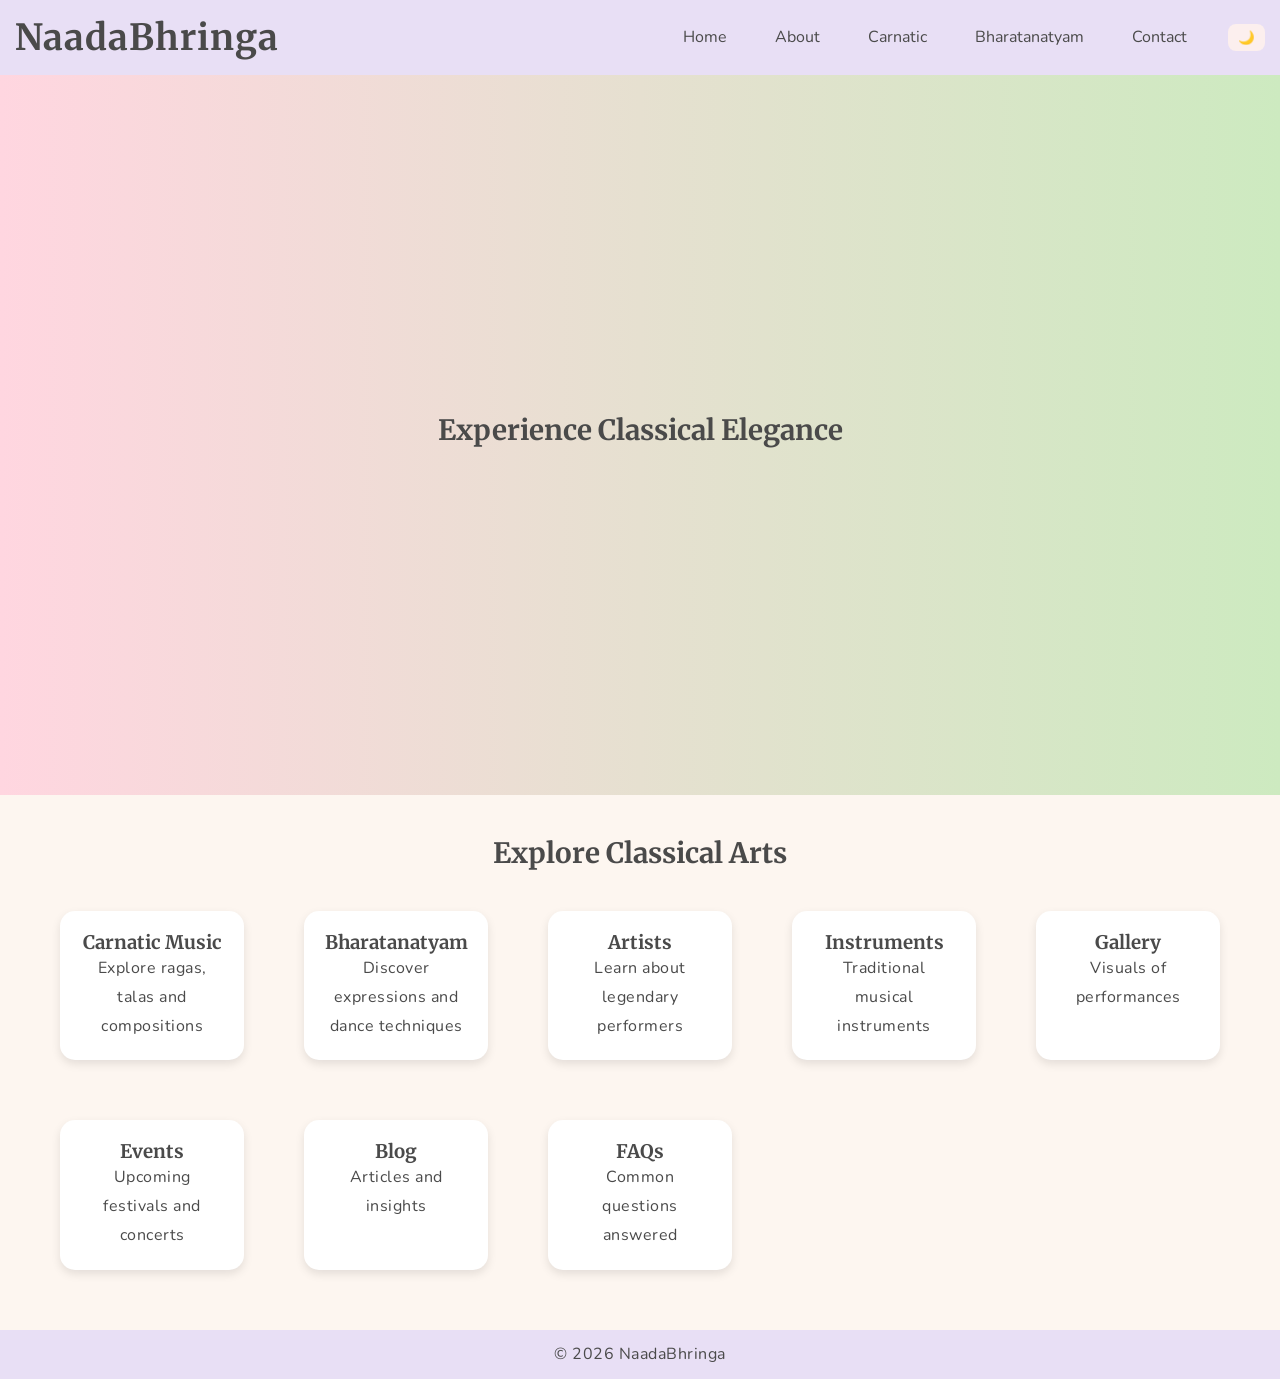
<file: index.html>
<!DOCTYPE html>
<html lang="en">
<head>
    <meta charset="UTF-8">
    <title>NaadaBhringa</title>
    <link href="https://fonts.googleapis.com/css2?family=Merriweather&family=Nunito&display=swap" rel="stylesheet">
    <link rel="stylesheet" href="mains.css">
</head>
<body>

<header>
    <h1>NaadaBhringa</h1>
    <nav>
        <a href="index.html">Home</a>
        <a href="about.html">About</a>
        <a href="carnatic.html">Carnatic</a>
        <a href="bharatanatyam.html">Bharatanatyam</a>
        <a href="contact.html">Contact</a>


        <button id="darkModeToggle">🌙</button>
    </nav>
</header>

<section class="hero">
    <h2>Experience Classical Elegance</h2>
</section>
<section class="explore">
    <h2>Explore Classical Arts</h2>

    <div class="grid">

        <div class="card" onclick="goToPage('carnatic.html')">
            <h3>Carnatic Music</h3>
            <p>Explore ragas, talas and compositions</p>
        </div>

        <div class="card" onclick="goToPage('bharatanatyam.html')">
            <h3>Bharatanatyam</h3>
            <p>Discover expressions and dance techniques</p>
        </div>

        <div class="card" onclick="goToPage('artists.html')">
            <h3>Artists</h3>
            <p>Learn about legendary performers</p>
        </div>

        <div class="card" onclick="goToPage('instruments.html')">
            <h3>Instruments</h3>
            <p>Traditional musical instruments</p>
        </div>

        <div class="card" onclick="goToPage('gallery.html')">
            <h3>Gallery</h3>
            <p>Visuals of performances</p>
        </div>

        <div class="card" onclick="goToPage('events.html')">
            <h3>Events</h3>
            <p>Upcoming festivals and concerts</p>
        </div>

        <div class="card" onclick="goToPage('blog.html')">
            <h3>Blog</h3>
            <p>Articles and insights</p>
        </div>

        <div class="card" onclick="goToPage('faq.html')">
            <h3>FAQs</h3>
            <p>Common questions answered</p>
        </div>

    </div>
</section>

<footer>
    <p>© 2026 NaadaBhringa</p>
</footer>

<script src="main.js"></script>
</body>
</html>
</file>
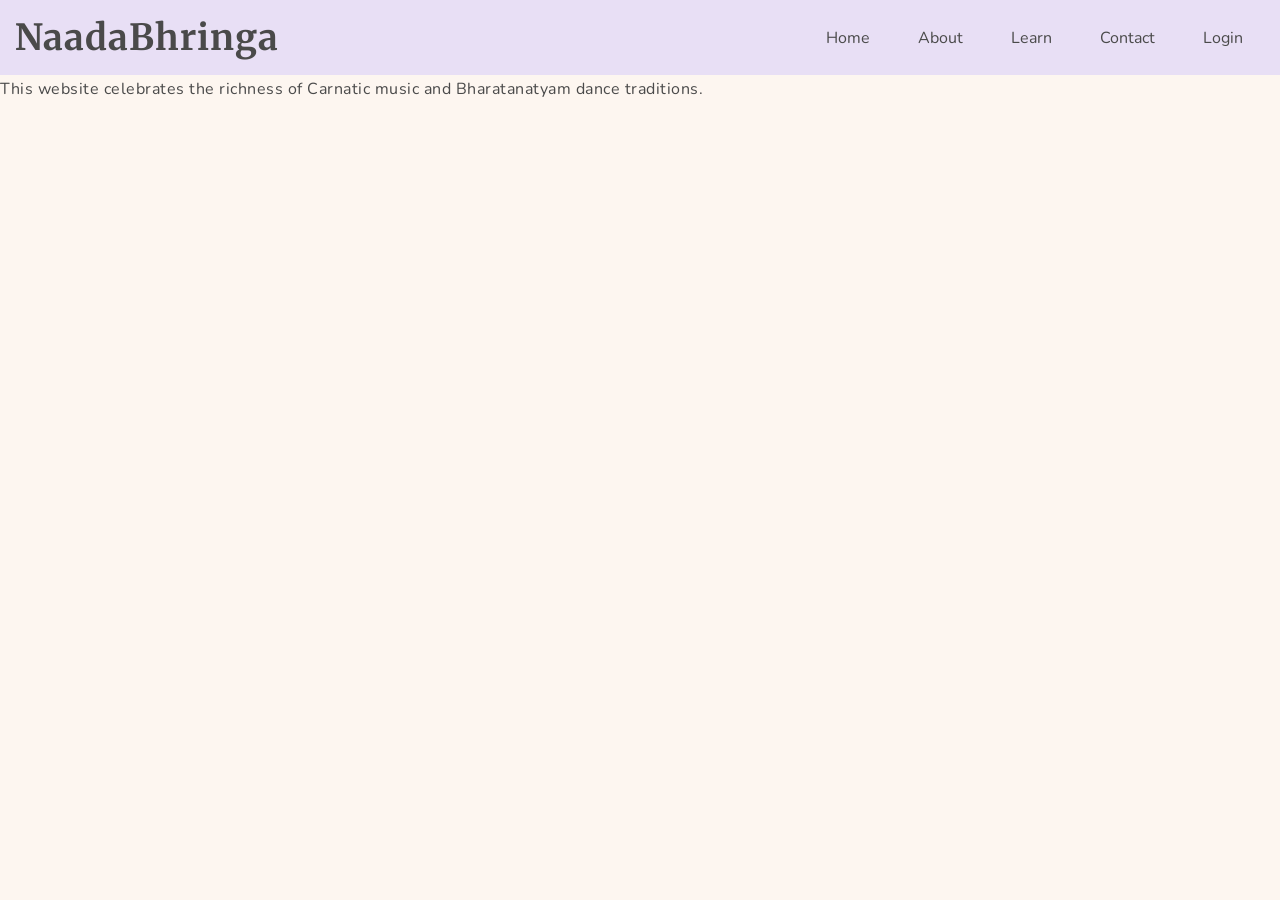
<file: about.html>
<!DOCTYPE html>
<html lang="en">
<head>
<meta charset="UTF-8">
<title>About</title>
<link href="https://fonts.googleapis.com/css2?family=Merriweather&family=Nunito&display=swap" rel="stylesheet">
<link rel="stylesheet" href="mains.css">
</head>
<body>
<header>
    <h1>NaadaBhringa</h1>
    <nav>
        <a href="index.html">Home</a>
        <a href="about.html">About</a>
        <a href="learn.html">Learn</a>
        <a href="contact.html">Contact</a>
        <a href="login.html">Login</a>
    </nav>
</header>
<section>
<p>This website celebrates the richness of Carnatic music and Bharatanatyam dance traditions.</p>
</section>
<script src="main.js"></script>
</body>
</html>
</file>
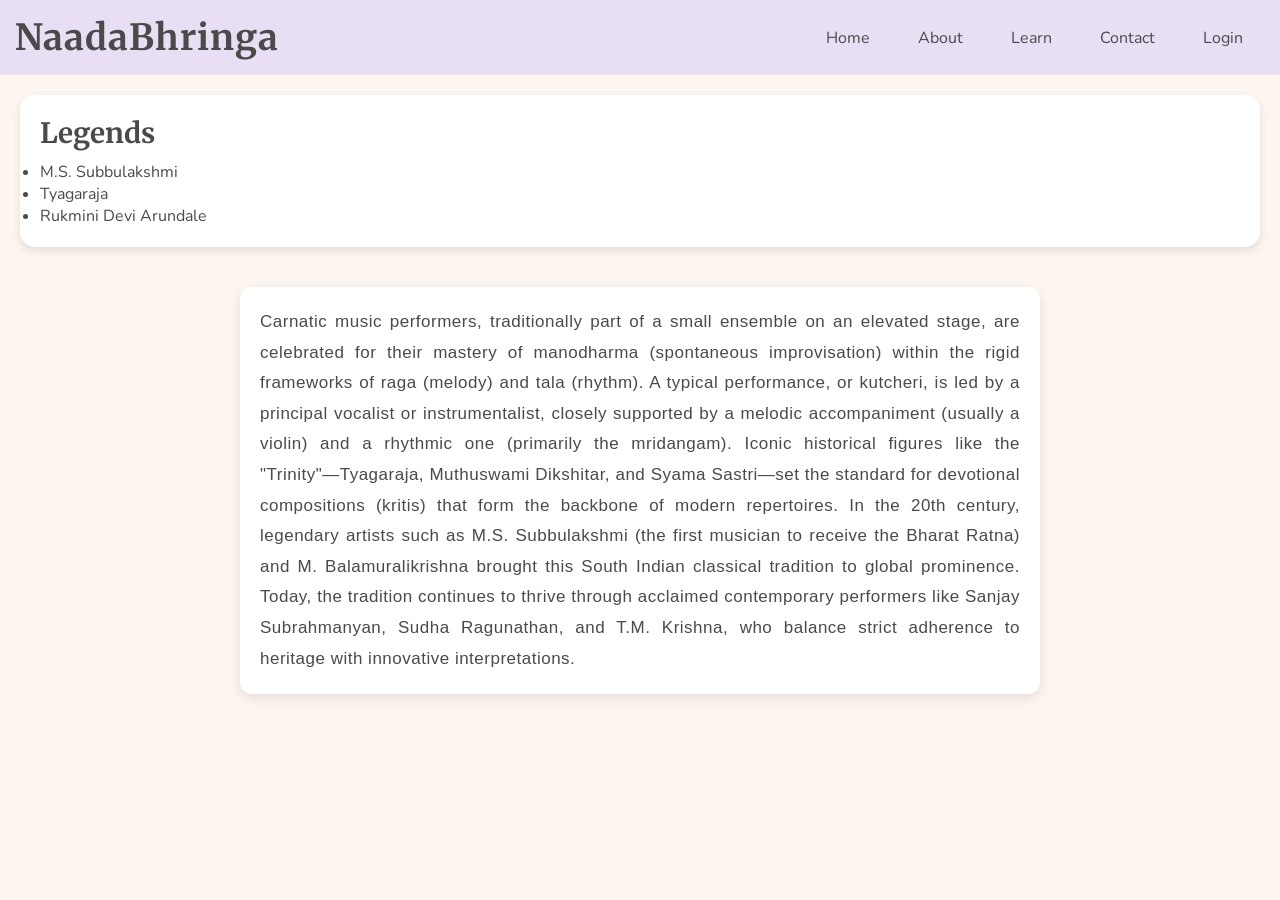
<file: artists.html>
<!DOCTYPE html>
<html>
<head>
<title>Artists</title>
<link href="https://fonts.googleapis.com/css2?family=Merriweather&family=Nunito&display=swap" rel="stylesheet">
<link rel="stylesheet" href="mains.css">
</head>
<body>
<header>
    <h1>NaadaBhringa</h1>
    <nav>
        <a href="index.html">Home</a>
        <a href="about.html">About</a>
        <a href="learn.html">Learn</a>
        <a href="contact.html">Contact</a>
        <a href="login.html">Login</a>
    </nav>
</header>
<section class="card">
<h2>Legends</h2>
<ul>
<li>M.S. Subbulakshmi</li>
<li>Tyagaraja</li>
<li>Rukmini Devi Arundale</li>
</ul>
</section>
<section class="artists-text">
<p>Carnatic music performers, traditionally part of a small ensemble on an elevated stage, are celebrated for their mastery of manodharma (spontaneous improvisation) within the rigid frameworks of raga (melody) and tala (rhythm). A typical performance, or kutcheri, is led by a principal vocalist or instrumentalist, closely supported by a melodic accompaniment (usually a violin) and a rhythmic one (primarily the mridangam). Iconic historical figures like the "Trinity"—Tyagaraja, Muthuswami Dikshitar, and Syama Sastri—set the standard for devotional compositions (kritis) that form the backbone of modern repertoires. In the 20th century, legendary artists such as M.S. Subbulakshmi (the first musician to receive the Bharat Ratna) and M. Balamuralikrishna brought this South Indian classical tradition to global prominence. Today, the tradition continues to thrive through acclaimed contemporary performers like Sanjay Subrahmanyan, Sudha Ragunathan, and T.M. Krishna, who balance strict adherence to heritage with innovative interpretations. </p>
</section>
<script src="main.js"></script>
</body>
</html>
</file>
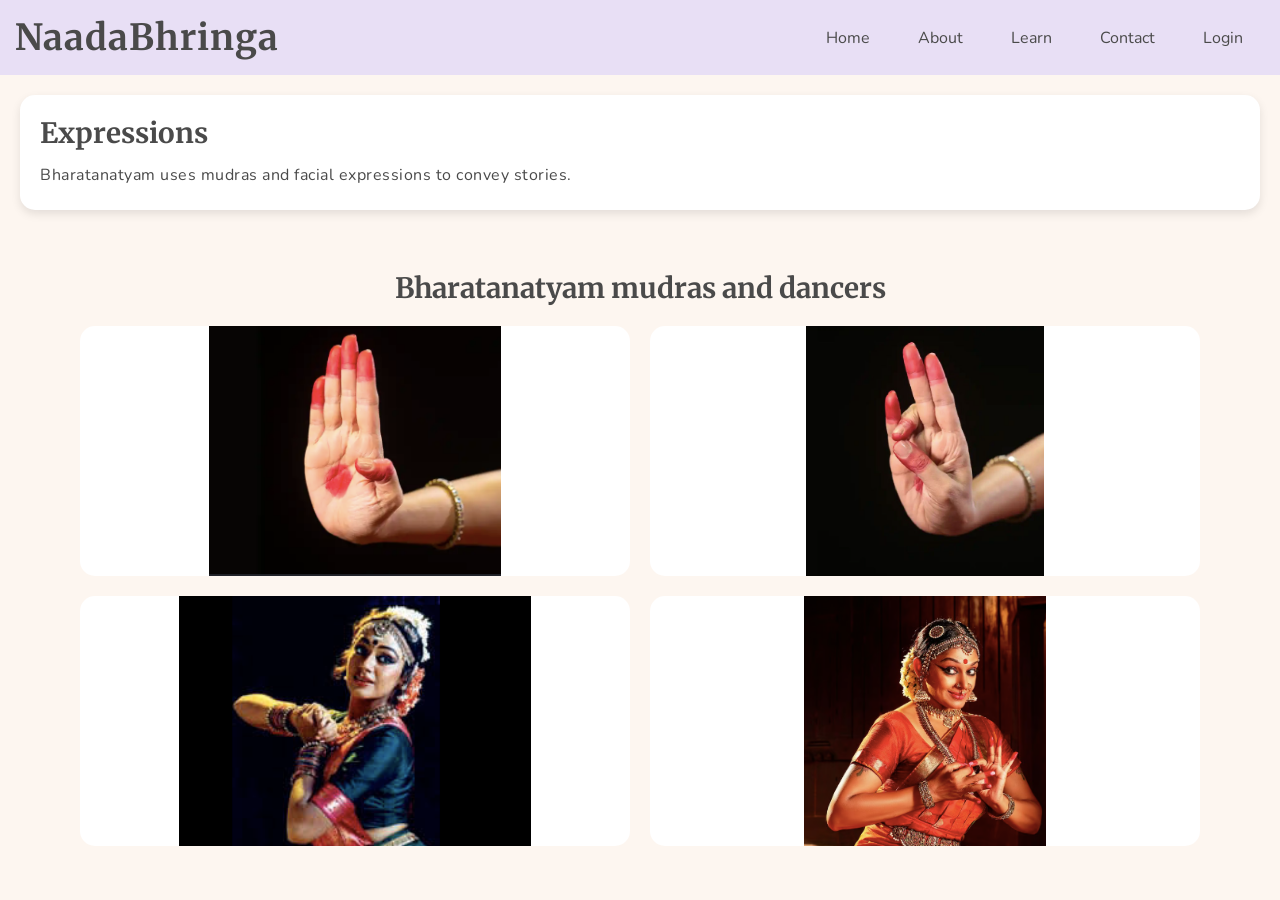
<file: bharatanatyam.html>
<!DOCTYPE html>
<html>
<head>
<title>Bharatanatyam</title>
<link href="https://fonts.googleapis.com/css2?family=Merriweather&family=Nunito&display=swap" rel="stylesheet">
<link rel="stylesheet" href="mains.css">
</head>
<body>
<header>
    <h1>NaadaBhringa</h1>
    <nav>
        <a href="index.html">Home</a>
        <a href="about.html">About</a>
        <a href="learn.html">Learn</a>
        <a href="contact.html">Contact</a>
        <a href="login.html">Login</a>
    </nav>
</header>
<section class="card">
<h2>Expressions</h2>
<p>Bharatanatyam uses mudras and facial expressions to convey stories.</p>
</section>
<section class="gallery-section">
    <h2>Bharatanatyam mudras and dancers</h2>

    <div class="image-grid">
        <img src="b1.png" alt=" pic1">
        <img src="b2.png" alt=" pic2">
        <img src="b3.png" alt=" pic3">
        <img src="b4.png" alt=" pic4">
    </div>
</section>
<script src="main.js"></script>
</body>
</html>
</file>
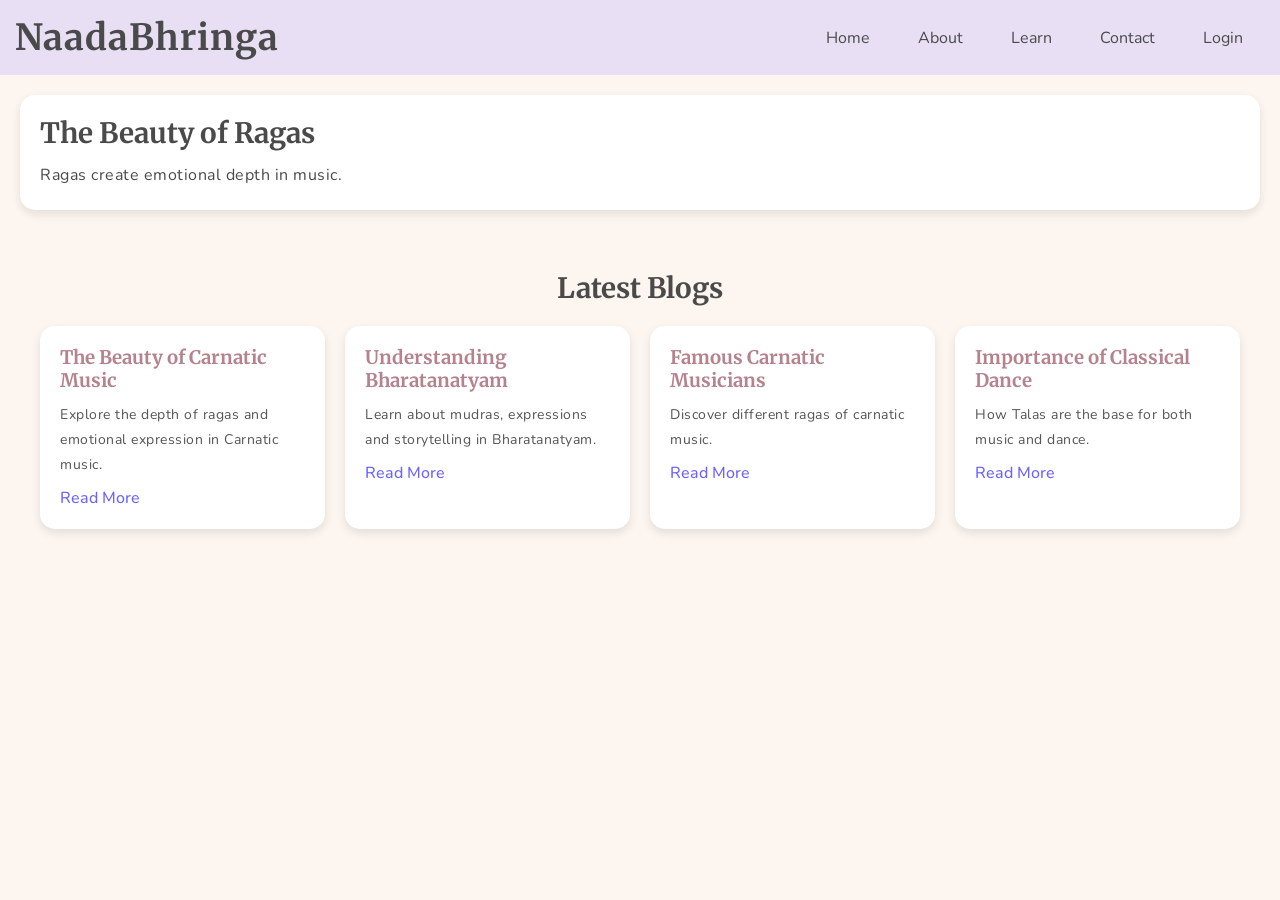
<file: blog.html>
<!DOCTYPE html>
<html>
<head>
<title>Blog</title>
<link href="https://fonts.googleapis.com/css2?family=Merriweather&family=Nunito&display=swap" rel="stylesheet">
<link rel="stylesheet" href="mains.css">
</head>
<body>
<header>
    <h1>NaadaBhringa</h1>
    <nav>
        <a href="index.html">Home</a>
        <a href="about.html">About</a>
        <a href="learn.html">Learn</a>
        <a href="contact.html">Contact</a>
        <a href="login.html">Login</a>
    </nav>
</header>
<section class="card">
<h2>The Beauty of Ragas</h2>
<p>Ragas create emotional depth in music.</p>
</section>
<section class="blog-section">
    <h2>Latest Blogs</h2>

    <div class="blog-container">

        <div class="blog-card">
            <h3>The Beauty of Carnatic Music</h3>
            <p>Explore the depth of ragas and emotional expression in Carnatic music.</p>
            <a href="https://en.wikipedia.org/wiki/Carnatic_music" target="_blank">Read More</a>
        </div>

        <div class="blog-card">
            <h3>Understanding Bharatanatyam</h3>
            <p>Learn about mudras, expressions and storytelling in Bharatanatyam.</p>
            <a href="https://en.wikipedia.org/wiki/Bharatanatyam" target="_blank">Read More</a>
        </div>

        <div class="blog-card">
            <h3>Famous Carnatic Musicians</h3>
            <p>Discover different ragas of carnatic music.</p>
            <a href="https://en.wikipedia.org/wiki/Raga" target="_blank">Read More</a>
        </div>

        <div class="blog-card">
            <h3>Importance of Classical Dance</h3>
            <p>How Talas are the base for both music and dance.</p>
            <a href="https://en.wikipedia.org/wiki/Tala_(music)" target="_blank">Read More</a>
        </div>

    </div>
</section>
<script src="main.js"></script>
</body>
</html>
</file>
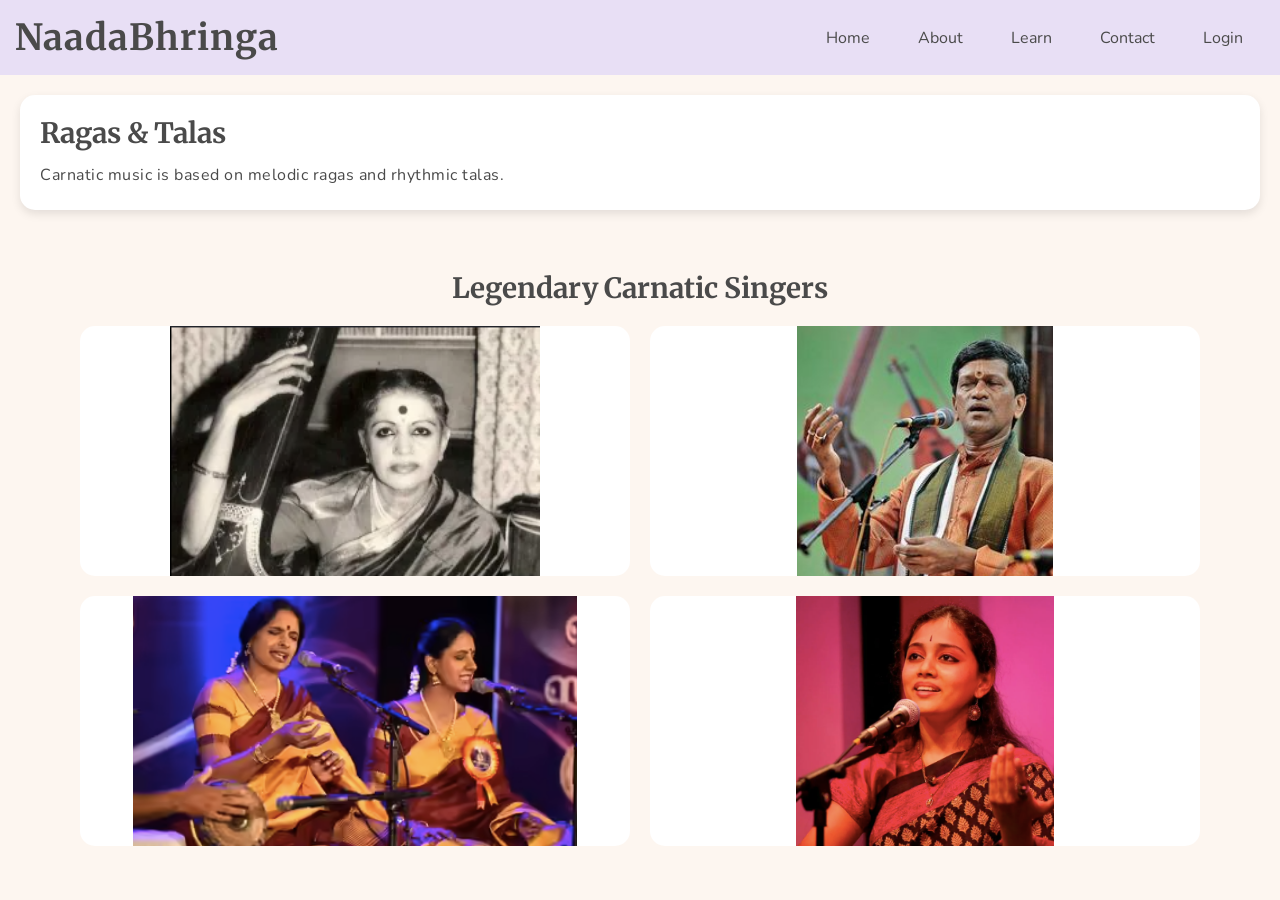
<file: carnatic.html>
<!DOCTYPE html>
<html>
<head>
<title>Carnatic Music</title>
<link href="https://fonts.googleapis.com/css2?family=Merriweather&family=Nunito&display=swap" rel="stylesheet">
<link rel="stylesheet" href="mains.css">
</head>
<body>
<header>
    <h1>NaadaBhringa</h1>
    <nav>
        <a href="index.html">Home</a>
        <a href="about.html">About</a>
        <a href="learn.html">Learn</a>
        <a href="contact.html">Contact</a>
        <a href="login.html">Login</a>
    </nav>
</header>
<section class="card">
<h2>Ragas & Talas</h2>
<p>Carnatic music is based on melodic ragas and rhythmic talas.</p>
</section>
<section class="gallery-section">
    <h2>Legendary Carnatic Singers</h2>

    <div class="image-grid">
        <img src="singer1.png" alt="Carnatic Singer 1">
        <img src="singer2.png" alt="Carnatic Singer 2">
        <img src="singer3.png" alt="Carnatic Singer 3">
        <img src="singer4.png" alt="Carnatic Singer 4">
    </div>
</section>
<script src="main.js"></script>
</body>
</html>
</file>
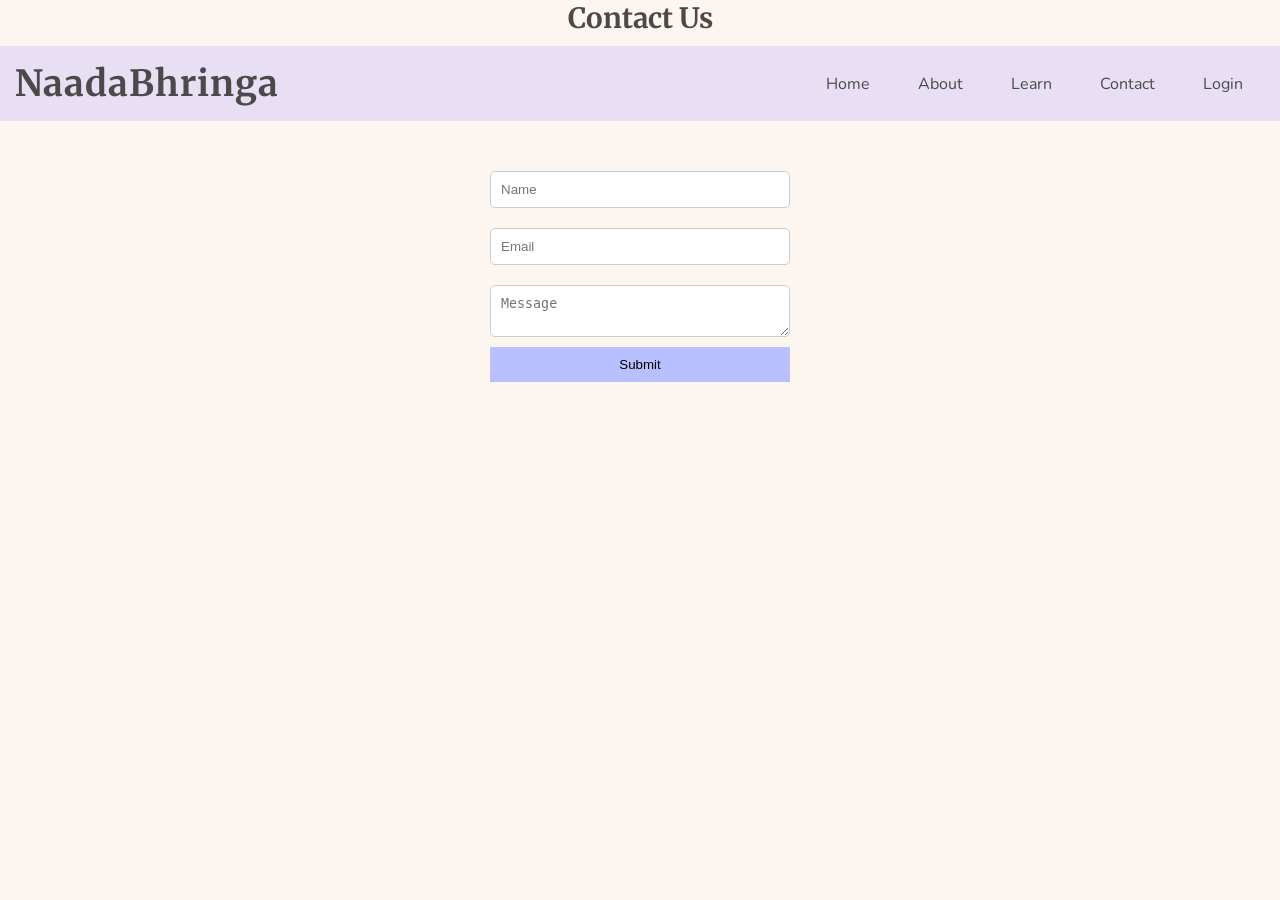
<file: contact.html>
<!DOCTYPE html>
<html>
<head>
    <title>Contact</title>
    <link href="https://fonts.googleapis.com/css2?family=Merriweather&family=Nunito&display=swap" rel="stylesheet">
    <link rel="stylesheet" href="mains.css">
</head>
<body>

<h2 style="text-align:center">Contact Us</h2>
<header>
    
    <h1>NaadaBhringa</h1>
    <nav>
        <a href="index.html">Home</a>
        <a href="about.html">About</a>
        <a href="learn.html">Learn</a>
        <a href="contact.html">Contact</a>
        <a href="login.html">Login</a>
    </nav>
</header>

<form id="contactForm">
    <input type="text" id="name" placeholder="Name">
    <input type="email" id="email" placeholder="Email">
    <textarea id="message" placeholder="Message"></textarea>
    <button type="submit">Submit</button>
</form>

<script src="main.js"></script>
</body>
</html>
</file>
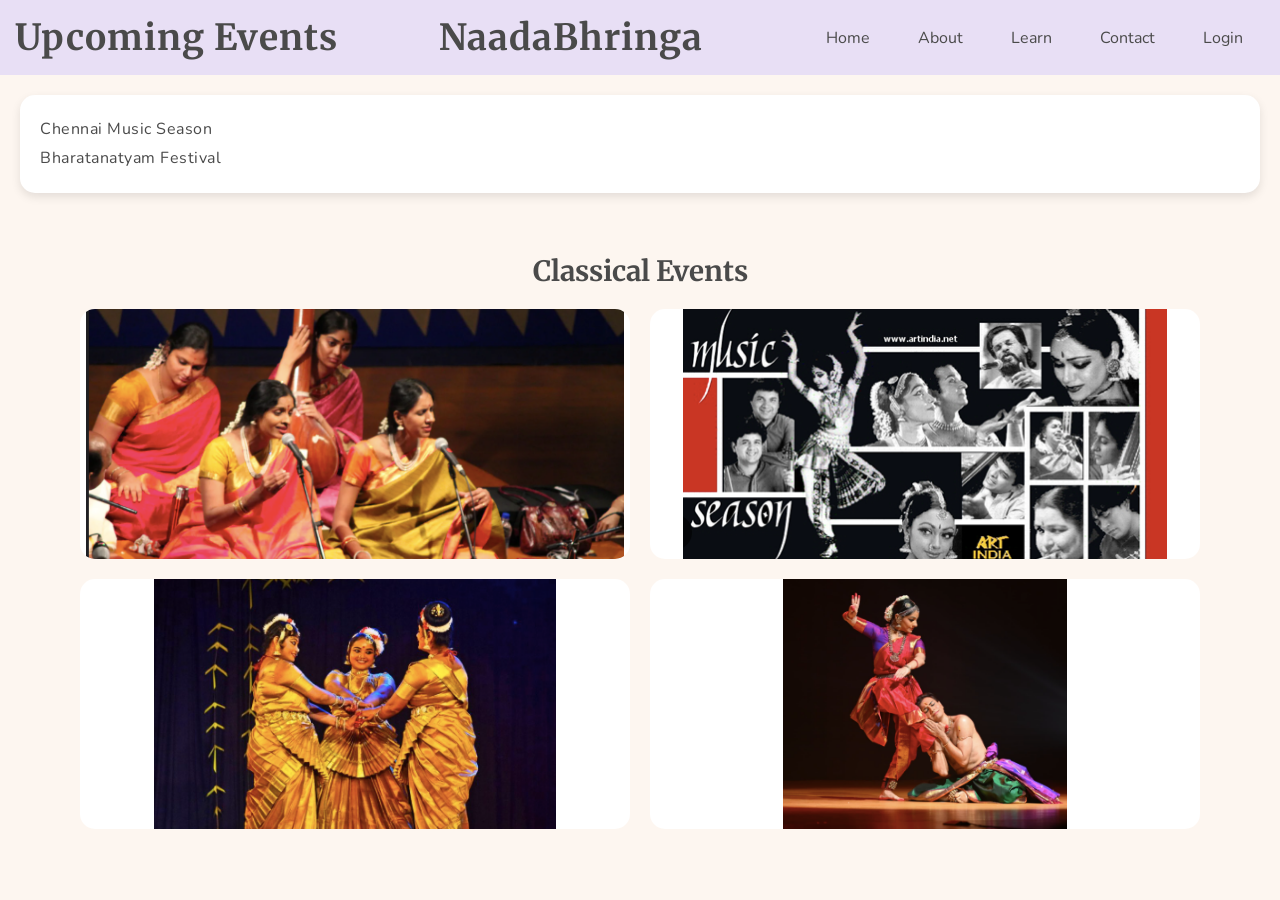
<file: events.html>
<!DOCTYPE html>
<html>
<head>
<title>Events</title>
<link href="https://fonts.googleapis.com/css2?family=Merriweather&family=Nunito&display=swap" rel="stylesheet">
<link rel="stylesheet" href="mains.css">
</head>
<body>
<header><h1>Upcoming Events</h1>

    <h1>NaadaBhringa</h1>
    <nav>
        <a href="index.html">Home</a>
        <a href="about.html">About</a>
        <a href="learn.html">Learn</a>
        <a href="contact.html">Contact</a>
        <a href="login.html">Login</a>
    </nav>
</header>
<section class="card">
<p>Chennai Music Season</p>
<p>Bharatanatyam Festival</p>
</section>
<section class="gallery-section">
    <h2>Classical Events</h2>

    <div class="image-grid">
        <img src="event1.png" alt=" eve1">
        <img src="event2.png" alt=" eve2">
        <img src="event3.png" alt=" eve3">
        <img src="event4.png" alt=" eve4">
    </div>
</section>
<script src="main.js"></script>
</body>
</html>
</file>
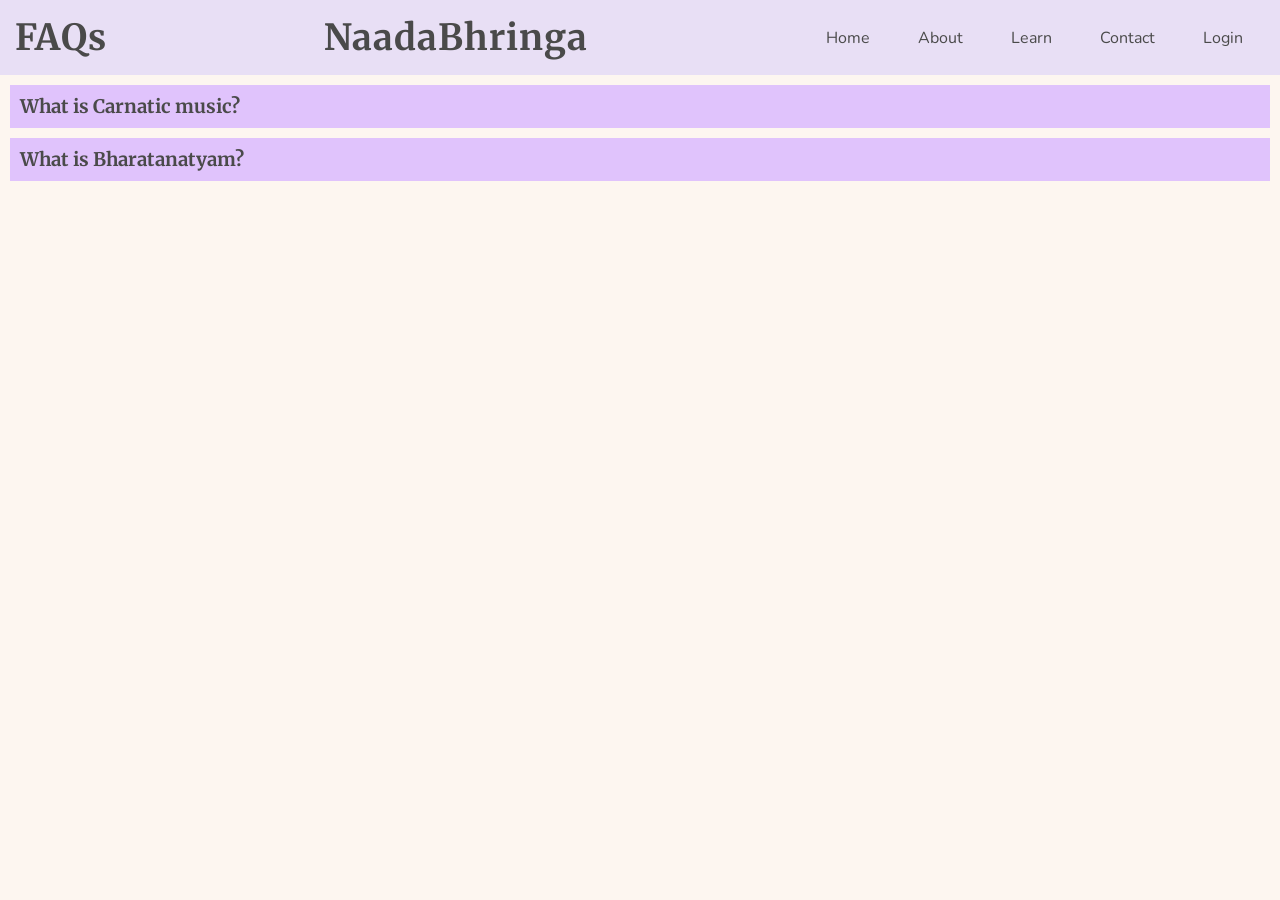
<file: faq.html>
<!DOCTYPE html>
<html>
<head>
<title>FAQ</title>
<link href="https://fonts.googleapis.com/css2?family=Merriweather&family=Nunito&display=swap" rel="stylesheet">
<link rel="stylesheet" href="mains.css">
</head>
<body>
<header><h1>FAQs</h1>

    <h1>NaadaBhringa</h1>
    <nav>
        <a href="index.html">Home</a>
        <a href="about.html">About</a>
        <a href="learn.html">Learn</a>
        <a href="contact.html">Contact</a>
        <a href="login.html">Login</a>
    </nav>
</header>
<section>
<div class="faq">
<h3 onclick="toggleFAQ(this)">What is Carnatic music?</h3>
<p style="display:none">It is a classical music form of South India.</p>
</div>
<div class="faq">
<h3 onclick="toggleFAQ(this)">What is Bharatanatyam?</h3>
<p style="display:none">A classical dance form from Tamil Nadu.</p>
</div>
</section>
<script src="main.js"></script>
</body>
</html>
</file>
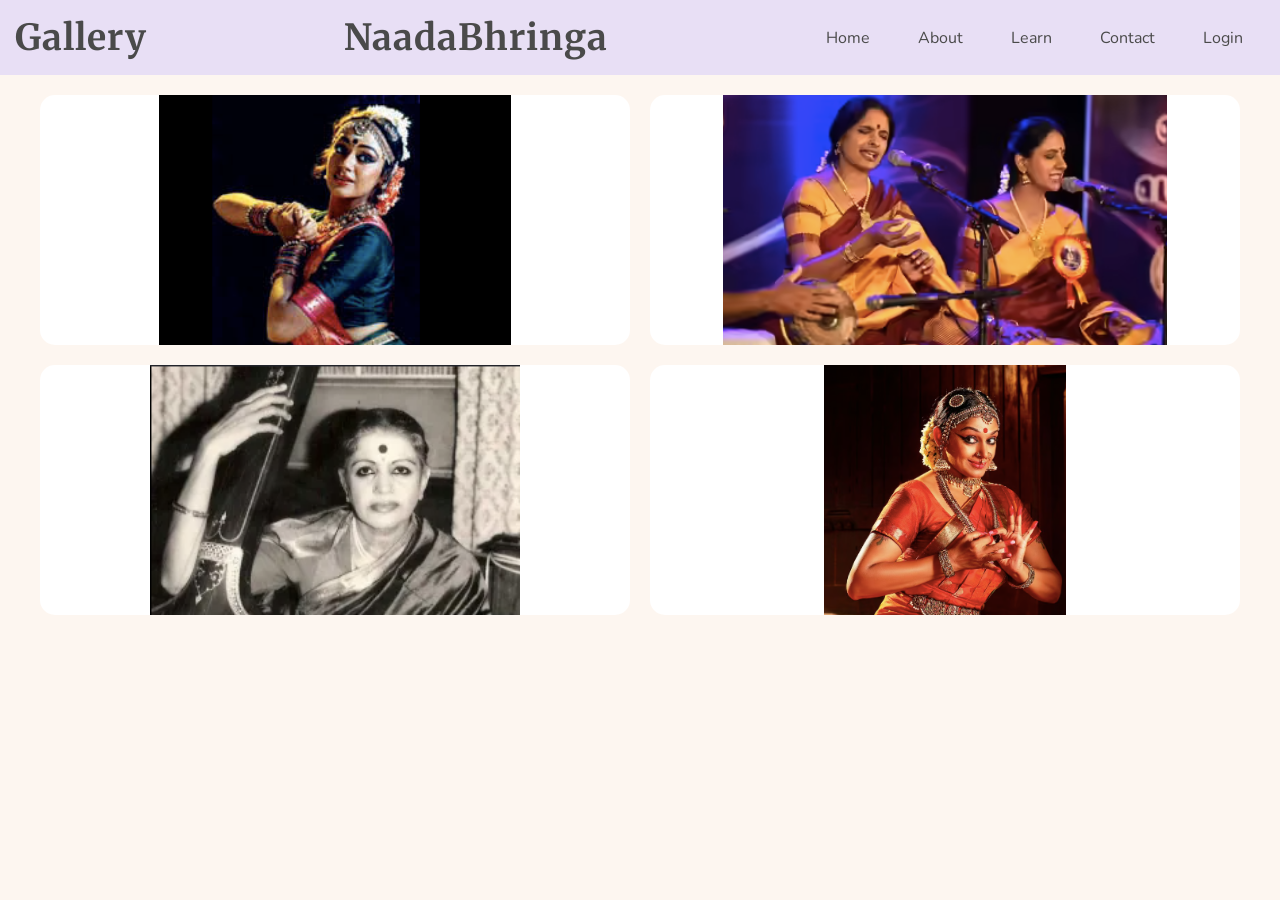
<file: gallery.html>
<!DOCTYPE html>
<html>
<head>
<title>Gallery</title>
<link href="https://fonts.googleapis.com/css2?family=Merriweather&family=Nunito&display=swap" rel="stylesheet">
<link rel="stylesheet" href="mains.css">
</head>
<body>
<header><h1>Gallery</h1>

    <h1>NaadaBhringa</h1>
    <nav>
        <a href="index.html">Home</a>
        <a href="about.html">About</a>
        <a href="learn.html">Learn</a>
        <a href="contact.html">Contact</a>
        <a href="login.html">Login</a>
    </nav>
</header>
 <div class="image-grid">
<img src="b3.png" alt="dance">
<img src="singer3.png" alt="singer">
<img src="singer1.png" alt="dance">
<img src="b4.png" alt="dance">

 </div>
<script src="main.js"></script>
</body>
</html>
</file>
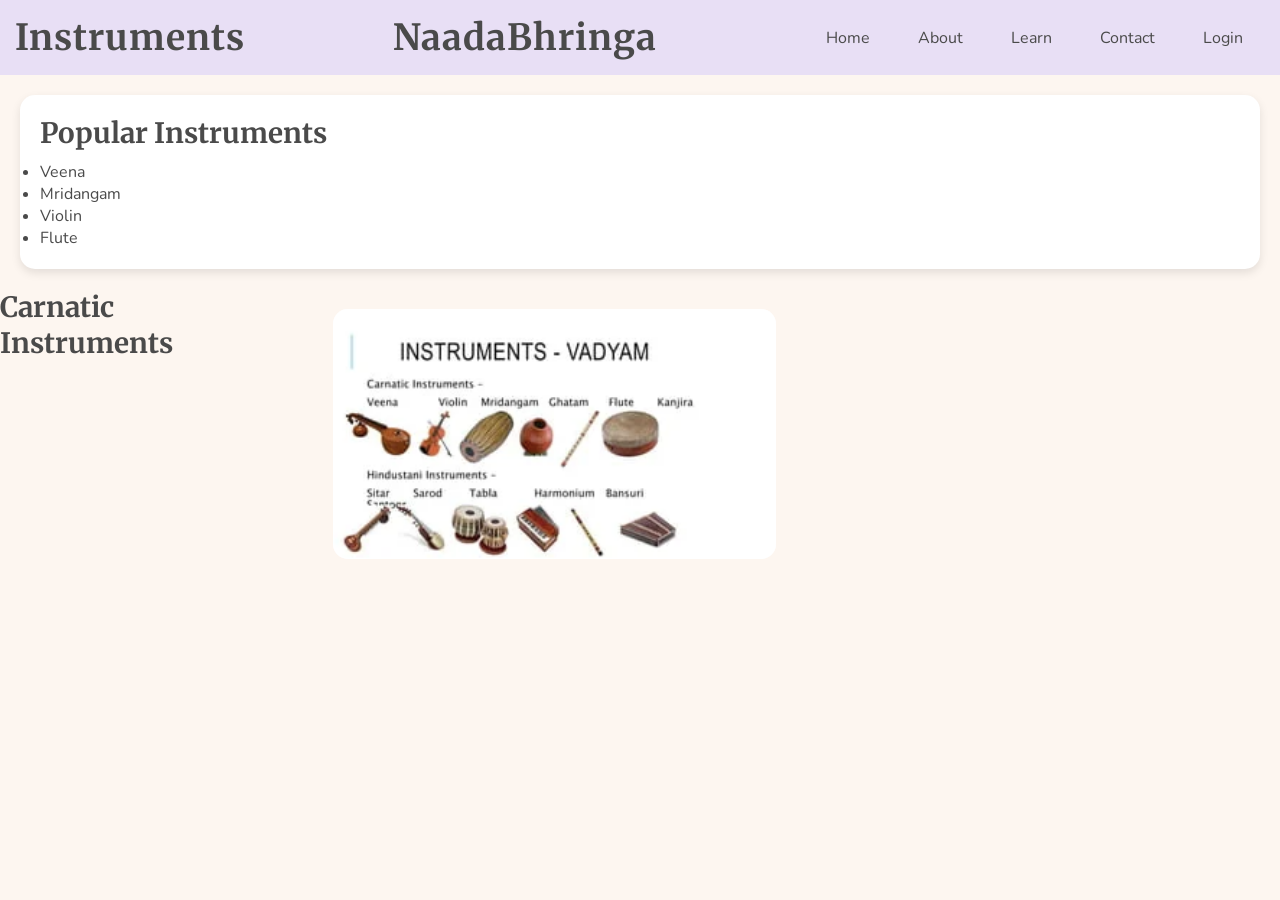
<file: instruments.html>
<!DOCTYPE html>
<html>
<head>
<title>Instruments</title>
<link href="https://fonts.googleapis.com/css2?family=Merriweather&family=Nunito&display=swap" rel="stylesheet">
<link rel="stylesheet" href="mains.css">
</head>
<body>
<header><h1>Instruments</h1>

    <h1>NaadaBhringa</h1>
    <nav>
        <a href="index.html">Home</a>
        <a href="about.html">About</a>
        <a href="learn.html">Learn</a>
        <a href="contact.html">Contact</a>
        <a href="login.html">Login</a>
    </nav>
</header>
<section class="card">
<h2>Popular Instruments</h2>
<ul>
<li>Veena</li>
<li>Mridangam</li>
<li>Violin</li>
<li>Flute</li>
</ul>
</section>
<section class="instruments">
    <h2>Carnatic Instruments </h2>

    <div class="image-grid">
        <img src="instruments.png" alt=" inst1">
    </div>
</section>
<script src="main.js"></script>
</body>
</html>
</file>
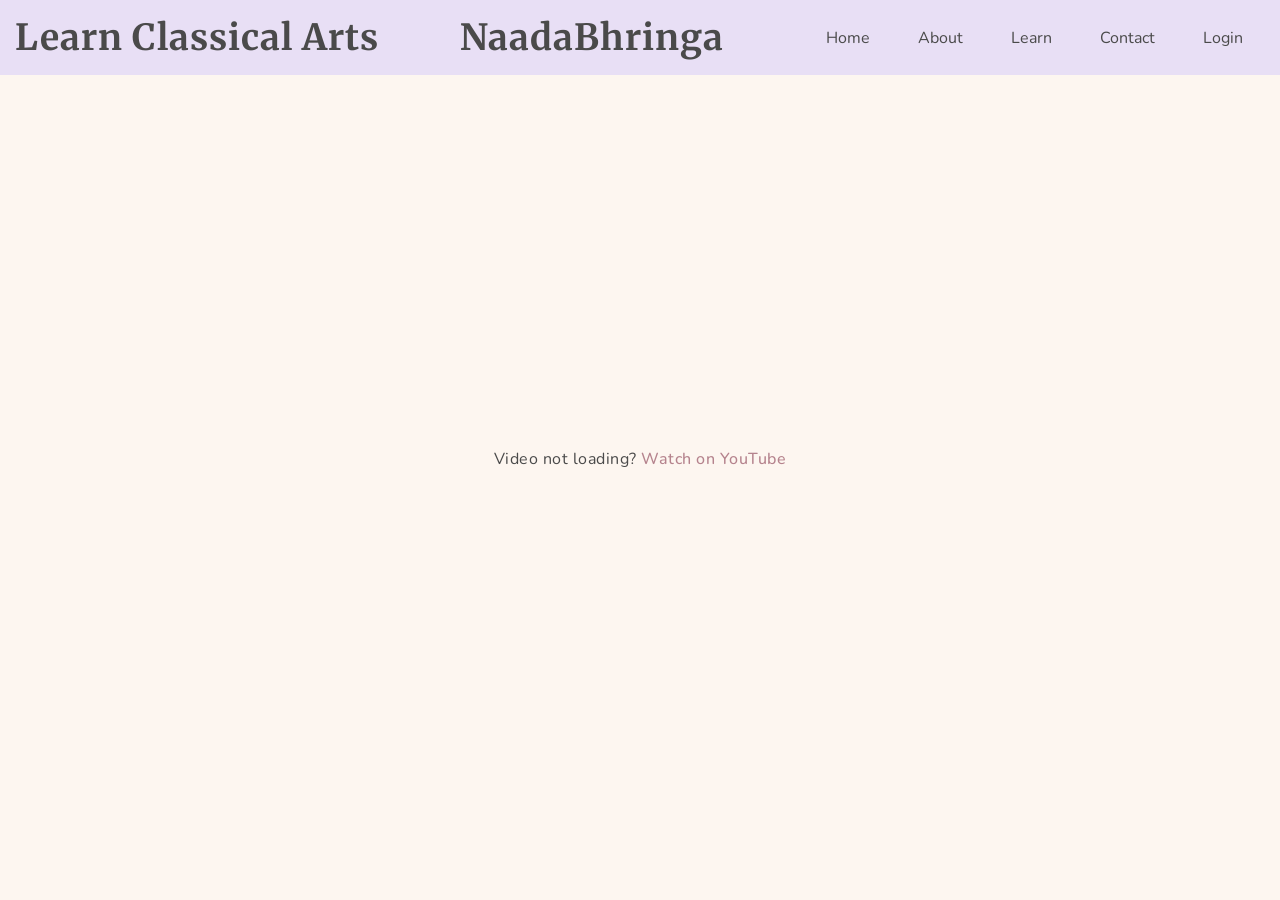
<file: learn.html>
<!DOCTYPE html>
<html>
<head>
<title>Learn</title>
<link href="https://fonts.googleapis.com/css2?family=Merriweather&family=Nunito&display=swap" rel="stylesheet">
<link rel="stylesheet" href="mains.css">
</head>
<body>
<header><h1>Learn Classical Arts</h1>

    <h1>NaadaBhringa</h1>
    <nav>
        <a href="index.html">Home</a>
        <a href="about.html">About</a>
        <a href="learn.html">Learn</a>
        <a href="contact.html">Contact</a>
        <a href="login.html">Login</a>
    </nav>
</header>
<section>
<div class="video-container">
    <iframe width="560" height="315" src="https://www.youtube.com/embed/b66-sa8kvE4?si=k9R7pTRJKu841WyC" title="YouTube video player" frameborder="0" allow="accelerometer; autoplay; clipboard-write; encrypted-media; gyroscope; picture-in-picture; web-share" referrerpolicy="strict-origin-when-cross-origin" allowfullscreen></iframe>
</div>
<div class="backup-link">
    <p>
        Video not loading? 
        <a href="https://youtu.be/b66-sa8kvE4?si=Uz8KhIr32Cp9u4TC" target="_blank">
            Watch on YouTube
        </a>
    </p>
</div>
</section>
<script src="main.js"></script>
</body>
</html>
</file>
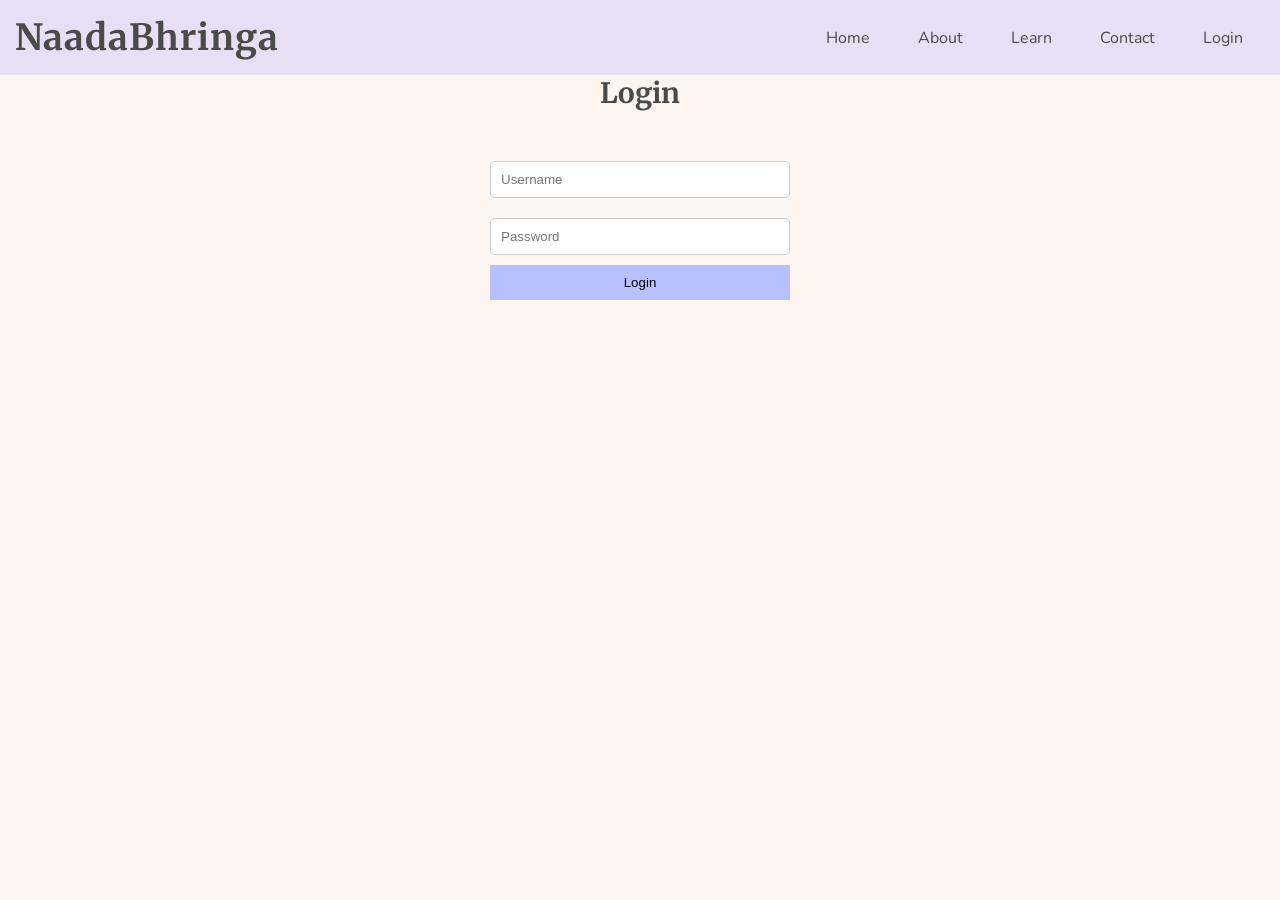
<file: login.html>
<!DOCTYPE html>
<html>
<head>
<title>Login</title>
<link href="https://fonts.googleapis.com/css2?family=Merriweather&family=Nunito&display=swap" rel="stylesheet">
<link rel="stylesheet" href="mains.css">
</head>
<body>
    <header>
    <h1>NaadaBhringa</h1>
    <nav>
        <a href="index.html">Home</a>
        <a href="about.html">About</a>
        <a href="learn.html">Learn</a>
        <a href="contact.html">Contact</a>
        <a href="login.html">Login</a>
    </nav>
</header>
<h2 style="text-align:center">Login</h2>
<form onsubmit="event.preventDefault(); login();">
<input type="text" id="user" placeholder="Username">
<input type="password" id="pass" placeholder="Password">
<button type="submit">Login</button>
</form>
<script src="main.js"></script>
</body>
</html>
</file>
<file: mains.css>
*{
    margin:0;
    padding:0;
    box-sizing:border-box;
}

body{
    font-family: 'Segoe UI', sans-serif;
    background: #fdf6f0;
    color:#4a4a4a;
}

header{
    background:#e8dff5;
    padding:15px;
    display:flex;
    justify-content:space-between;
    align-items:center;
}
nav a{
    margin:0 10px;
    text-decoration:none;
    color:#5a5a5a;
    transition:0.3s;
}

nav a:hover{
    color:#b5838d;
}

.hero{
    height:80vh;
    display:flex;
    justify-content:center;
    align-items:center;
    background:linear-gradient(to right,#ffd6e0,#cdeac0);
    animation: fadeIn 2s ease-in;
}
@keyframes fadeIn{
    from{opacity:0}
    to{opacity:1}
}

footer{
    text-align:center;
    padding:10px;
    background:#e8dff5;
}

/* FORM */
form{
    width:300px;
    margin:40px auto;
    display:flex;
    flex-direction:column;
}

input, textarea{
    margin:10px 0;
    padding:10px;
    border:1px solid #ccc;
    border-radius:5px;
}

button{
    padding:10px;
    background:#b8c0ff;
    border:none;
    cursor:pointer;
}
/* =========================
ADDITIONAL CSS
========================= */
.card{
    background:#fff;
    padding:20px;
    margin:20px;
    border-radius:10px;
    box-shadow:0 4px 10px rgba(0,0,0,0.1);
    transition:0.3s;
}

.card:hover{
    transform:scale(1.05);
}
.gallery img{
    width:200px;
    margin:10px;
    border-radius:10px;
}

.faq h3{
    cursor:pointer;
    background:#e0c3fc;
    padding:10px;
    margin:10px;
}
section{
    opacity:1;
    transform:none;
    transition:1s;
}
.explore{
    text-align:center;
    padding:40px;
}

.grid{
    display:grid;
    grid-template-columns: repeat(auto-fit, minmax(200px,1fr));
    gap:20px;
    margin-top:20px;
}

.card{
    background:#fff;
    padding:20px;
    border-radius:15px;
    box-shadow:0 4px 10px rgba(0,0,0,0.1);
    cursor:pointer;
    transition:0.3s;
}

.card:hover{
    transform:translateY(-10px);
    background:#fcefee;
}
nav a{
    margin: 0 12px;
    text-decoration: none;
    color: #5a5a5a;
    font-size: 16px;
    position: relative;
    transition: all 0.3s ease;
}

nav a:hover{
    color: #b5838d;
}
nav a::after{
    content: "";
    position: absolute;
    left: 0;
    bottom: -5px;
    width: 0%;
    height: 2px;
    background: #b5838d;
    transition: width 0.3s ease;
}

nav a:hover::after{
    width: 100%;
}
nav a{
    padding: 6px 10px;
    border-radius: 8px;
}

nav a:hover{
    background: #fcefee;
}
header{
    animation: slideDown 0.8s ease;
}

@keyframes slideDown{
    from{
        transform: translateY(-50px);
        opacity: 0;
    }
    to{
        transform: translateY(0);
        opacity: 1;
    }
}

.video-container{
    display: flex;
    justify-content: center;
    margin-top: 40px;
}

iframe{
    border-radius: 12px;
}
.backup-link{
    text-align: center;
    margin-top: 15px;
}

.backup-link a{
    color: #b5838d;
    text-decoration: none;
    font-weight: 500;
}

.backup-link a:hover{
    text-decoration: underline;
}
.gallery-section{
    text-align: center;
    padding: 40px;
}

.image-grid{
    display: grid;
    grid-template-columns: repeat(2, 1fr);
    gap: 20px;
    margin-top: 20px;
    padding: 0 40px;
}

.image-grid img{
    width: 100%;
    height: 250px;
    object-fit: contain;   /* KEY CHANGE */
    background: #fff;      /* fills empty space nicely */
    border-radius: 15px;
}
.image-grid{
    align-items: center;
}

.image-grid img:hover{
    transform: scale(1.05);
}
.artists-text{
    max-width: 800px;
    margin: 40px auto;
    padding: 20px;
    text-align: justify;
    line-height: 1.8;
    font-size: 17px;
    color: #444;
    background: #fff;
    border-radius: 12px;
    box-shadow: 0 4px 12px rgba(0,0,0,0.1);
    font-family: 'Segoe UI', sans-serif;
}
.artists-text h2{
    text-align: center;
    margin-bottom: 15px;
    color: #b5838d;
}
.artists-text{
    animation: fadeIn 1s ease-in;
}
.instruments{
    display: flex;
    justify-content: center;
}
.blog-section{
    text-align: center;
    padding: 40px;
}

.blog-container{
    display: grid;
    grid-template-columns: repeat(auto-fit, minmax(250px, 1fr));
    gap: 20px;
    margin-top: 20px;
}

.blog-card{
    background: #fff;
    padding: 20px;
    border-radius: 15px;
    box-shadow: 0 4px 10px rgba(0,0,0,0.1);
    text-align: left;
    transition: 0.3s;
}

.blog-card:hover{
    transform: translateY(-10px);
}

.blog-card h3{
    margin-bottom: 10px;
    color: #b5838d;
}

.blog-card p{
    font-size: 14px;
    color: #555;
}

.blog-card a{
    display: inline-block;
    margin-top: 10px;
    text-decoration: none;
    color: #6c63ff;
    font-weight: 500;
}

.blog-card a:hover{
    text-decoration: underline;
}
p{
    line-height: 1.8;
    letter-spacing: 0.5px;
}
h1{
    font-size: 36px;
    letter-spacing: 1px;
    font-family: 'poppins' , sans-serif;
}

h2{
    font-size: 28px;
    margin-bottom: 10px;
}
body{
    font-family: 'Nunito', sans-serif;
}

h1, h2, h3{
    font-family: 'Merriweather', serif;
}

/* Toggle button */
#darkModeToggle{
    margin-left: 15px;
    padding: 6px 10px;
    border: none;
    border-radius: 8px;
    cursor: pointer;
    background: #fcefee;
    transition: 0.3s;
}

#darkModeToggle:hover{
    transform: scale(1.1);
}

:root{
    /* LIGHT MODE (default pastel) */
    --bg-color: #fdf6f0;
    --text-color: #4a4a4a;
    --header-bg: #e8dff5;
    --card-bg: #ffffff;
    --accent: #b5838d;
    --hero-gradient: linear-gradient(to right, #ffd6e0, #cdeac0);
}

.dark-mode{
    --bg-color: #1a0f2e;
    --text-color: #f3e8ff;
    --header-bg: #2b0a3d;
    --card-bg: #2b0a3d;
    --accent: #d8a7ff;
    --hero-gradient: linear-gradient(to right, #2b0a3d, #3a0f5c, #5a189a);
}

body{
    background: var(--bg-color);
    color: var(--text-color);
    transition: 0.4s;
}

header{
    background: var(--header-bg);
}

nav a{
    color: var(--text-color);
}

nav a:hover{
    color: var(--accent);
}

.hero{
    background: var(--hero-gradient);
    color: var(--text-color);
}

.card,
.blog-card,
.artists-text{
    background: var(--card-bg);
    color: var(--text-color);
}

a{
    color: var(--accent);
}
.dark-mode h1,
.dark-mode h2{
    text-shadow: 0 0 8px rgba(216,167,255,0.6);
}
</file>
